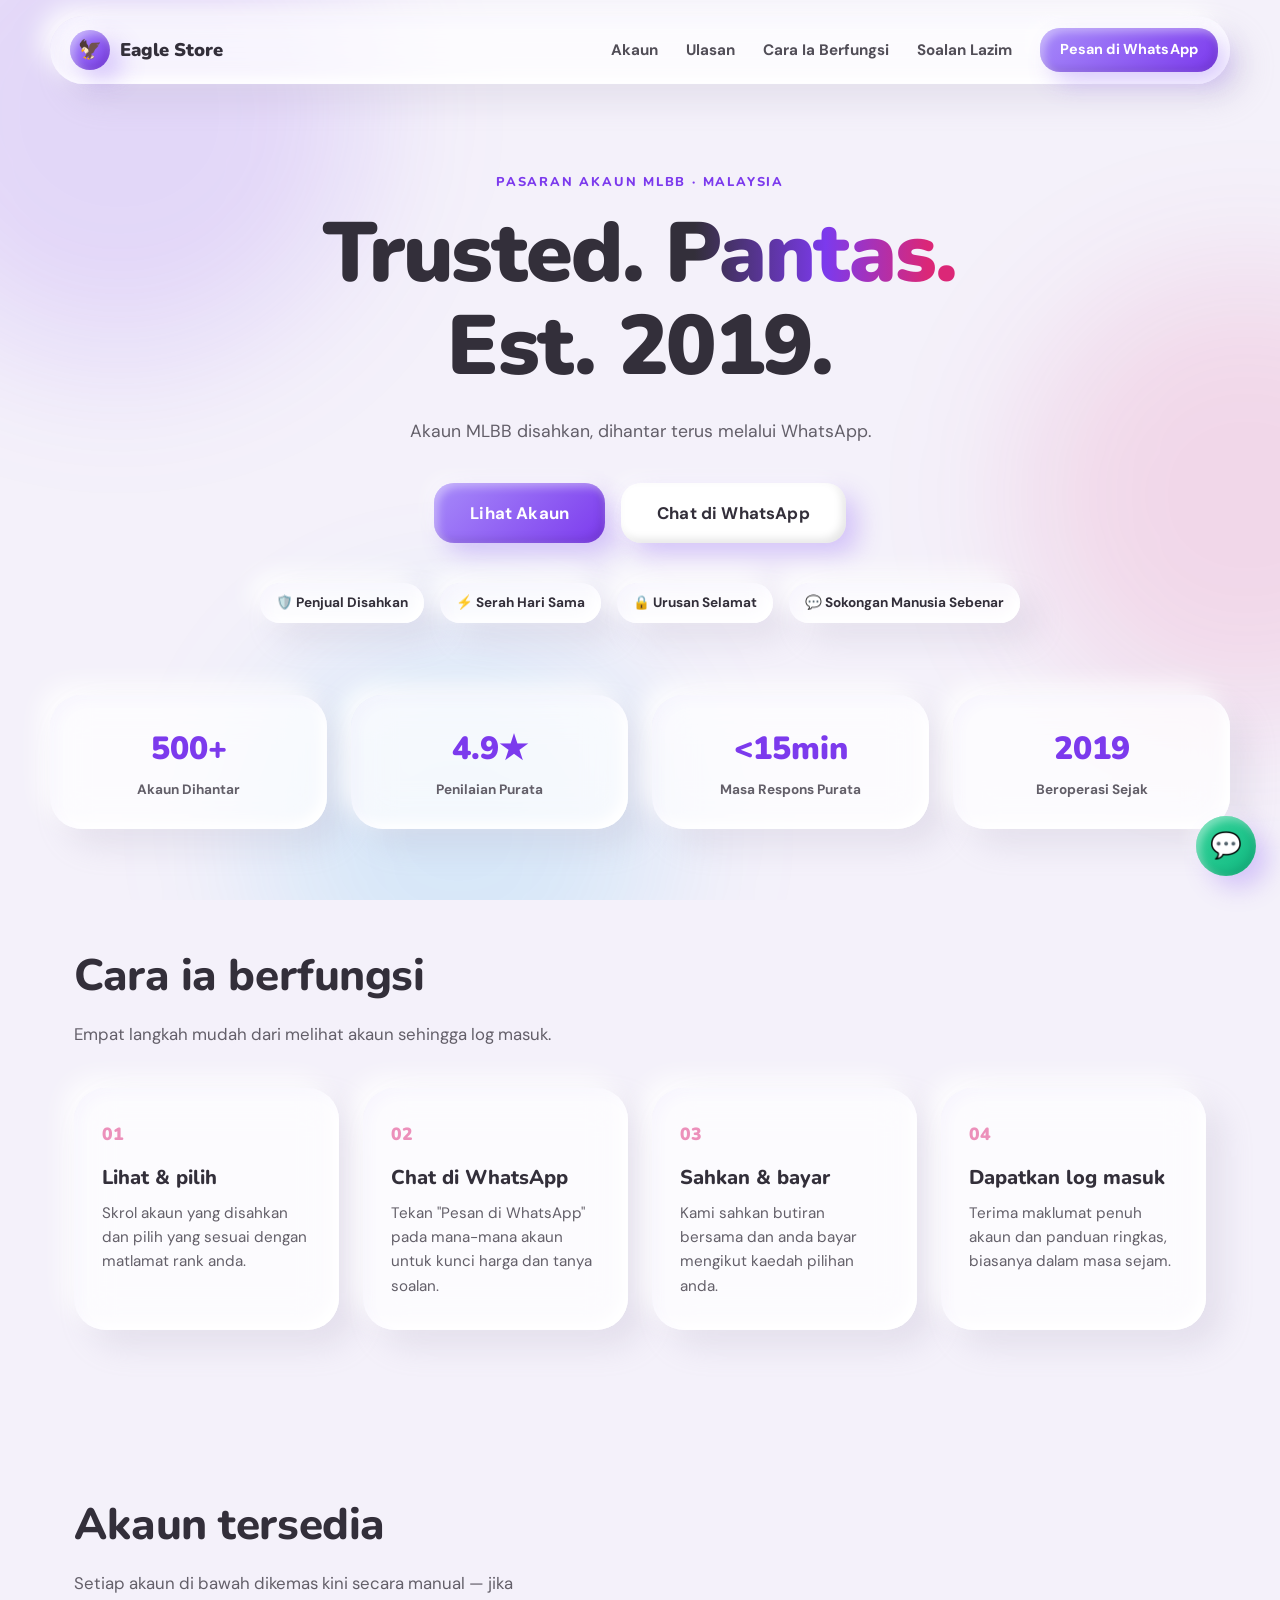
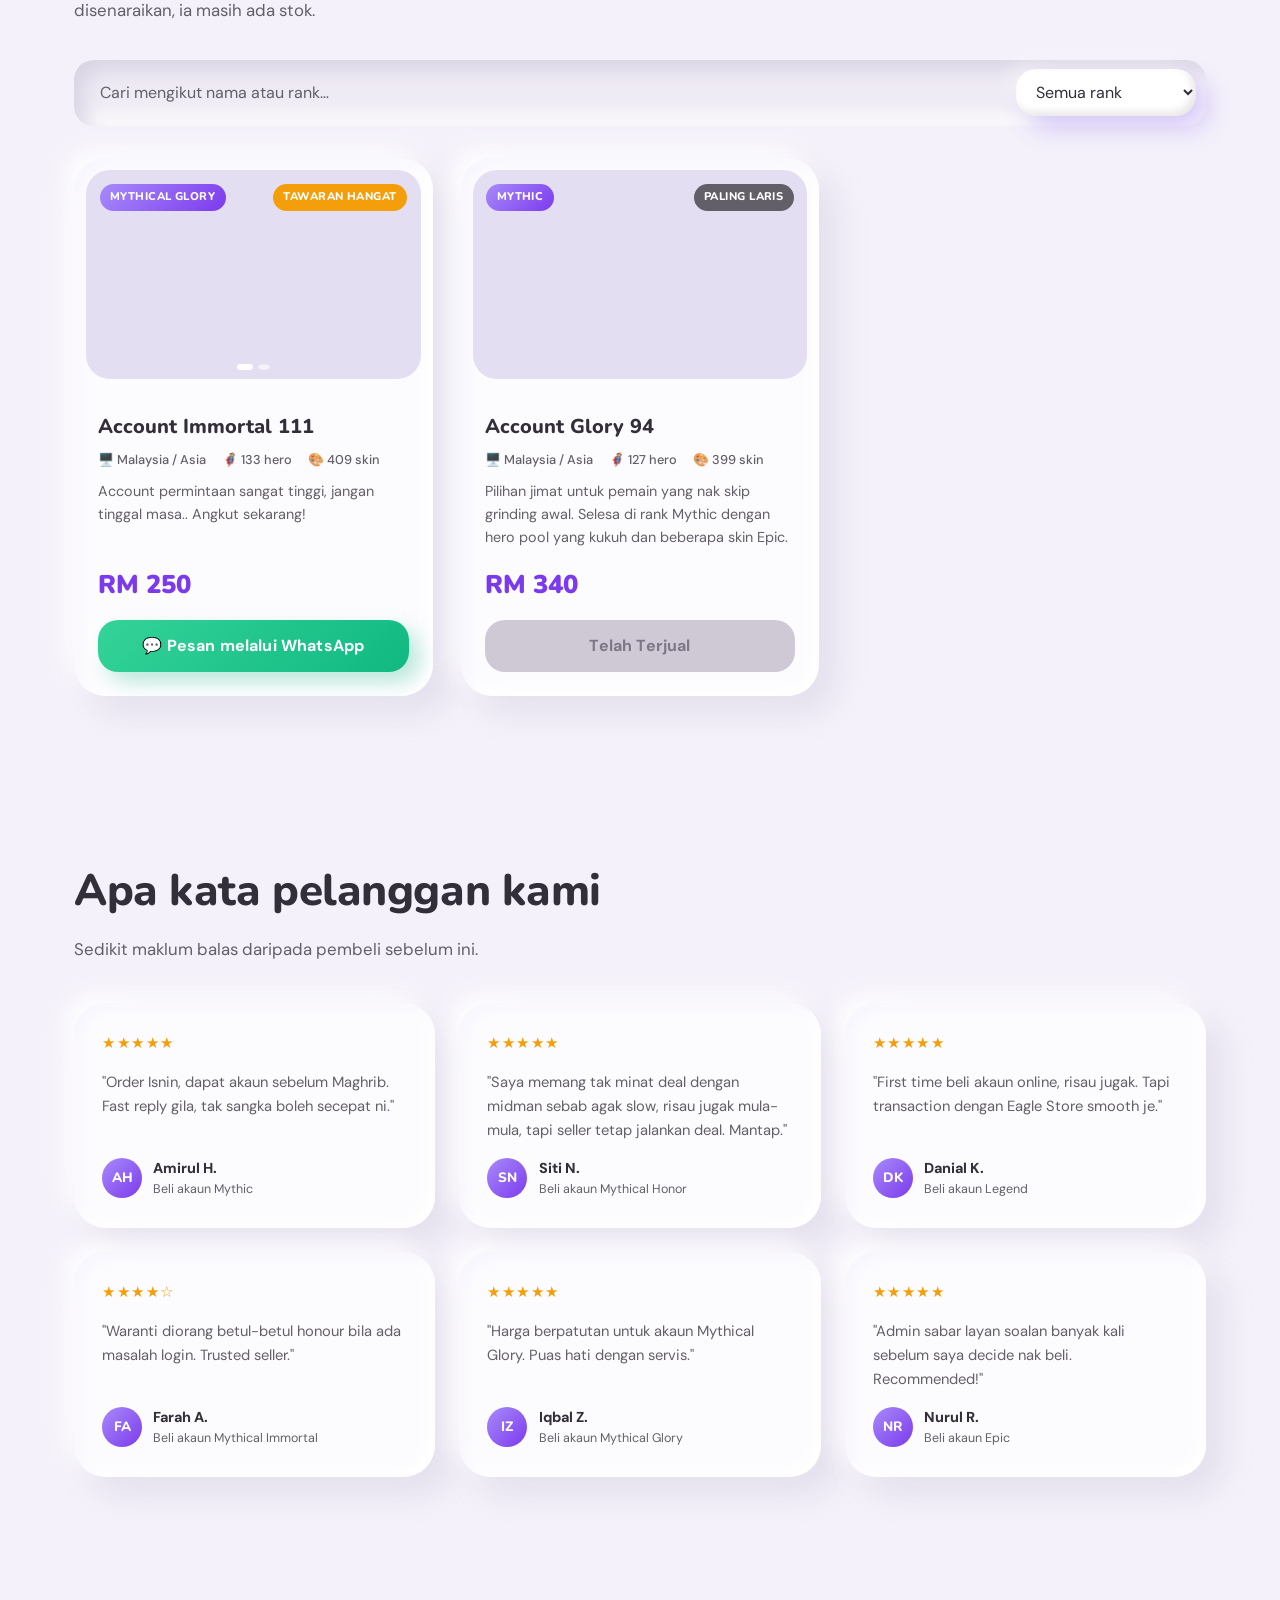
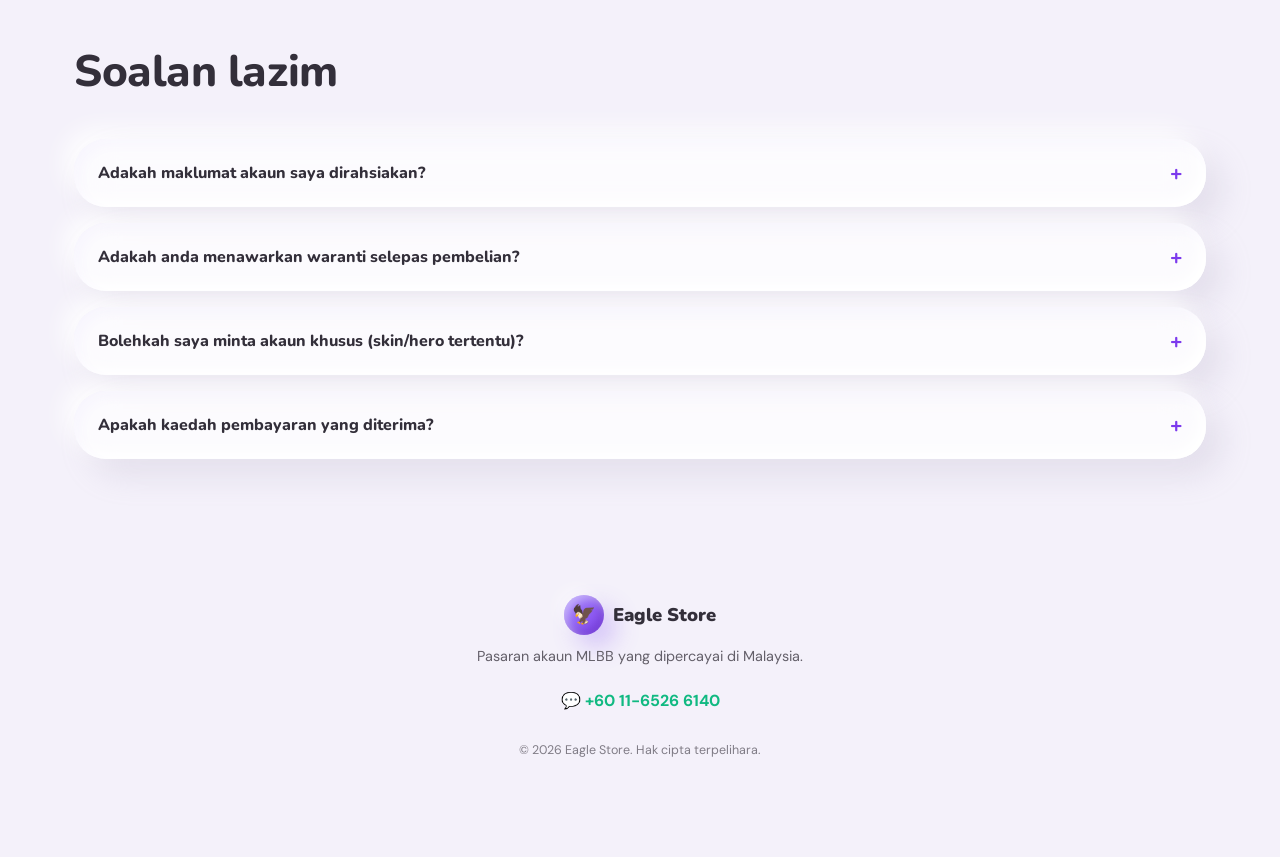
<file: index.html>
<!DOCTYPE html>
<html lang="ms">
<head>
<meta charset="UTF-8">
<meta name="viewport" content="width=device-width, initial-scale=1.0">
<title>Eagle Store — Pasaran Akaun MLBB</title>
<meta name="description" content="Eagle Store — beli akaun Mobile Legends: Bang Bang yang disahkan. Serahan pantas, waranti disertakan, pesan terus melalui WhatsApp.">
<link rel="icon" href="data:image/svg+xml,<svg xmlns=%22http://www.w3.org/2000/svg%22 viewBox=%220 0 100 100%22><text y=%22.9em%22 font-size=%2290%22>🦅</text></svg>">
<link rel="preconnect" href="https://fonts.googleapis.com">
<link rel="preconnect" href="https://fonts.gstatic.com" crossorigin>
<link href="https://fonts.googleapis.com/css2?family=Nunito:wght@700;800;900&family=DM+Sans:wght@400;500;700&display=swap" rel="stylesheet">
<link rel="stylesheet" href="style.css">
</head>
<body>

<a class="skip-link" href="#main">Langkau ke kandungan</a>

<!-- Ambient background blobs -->
<div class="blob-field" aria-hidden="true">
  <div class="blob blob-a"></div>
  <div class="blob blob-b"></div>
  <div class="blob blob-c"></div>
</div>

<!-- ===== NAVBAR ===== -->
<header class="nav-wrap">
  <nav class="nav clay-card" aria-label="Navigasi utama">
    <a href="#top" class="nav-logo">
      <span class="nav-logo-orb">🦅</span>
      <span class="nav-logo-text">Eagle Store</span>
    </a>
    <button class="nav-toggle" id="navToggle" aria-expanded="false" aria-controls="navLinks" aria-label="Togol menu">
      <span></span><span></span><span></span>
    </button>
    <div class="nav-links" id="navLinks">
      <a href="#products">Akaun</a>
      <a href="#reviews">Ulasan</a>
      <a href="#how-it-works">Cara Ia Berfungsi</a>
      <a href="#faq">Soalan Lazim</a>
      <a class="btn btn-primary btn-sm" id="navWhatsapp" href="#" target="_blank" rel="noopener">Pesan di WhatsApp</a>
    </div>
  </nav>
</header>

<main id="main">

  <!-- ===== HERO ===== -->
  <section class="hero" id="top">
    <div class="hero-inner">
      <p class="eyebrow">Pasaran Akaun MLBB · Malaysia</p>
      <h1 class="h1-hero">
        Trusted. <span class="text-gradient">Pantas.</span> Est. 2019.
      </h1>
      <p class="hero-sub">
        Akaun MLBB disahkan, dihantar terus melalui WhatsApp.
      </p>
      <div class="hero-ctas">
        <a href="#products" class="btn btn-primary btn-lg">Lihat Akaun</a>
        <a href="#" id="heroWhatsapp" class="btn btn-secondary btn-lg" target="_blank" rel="noopener">Chat di WhatsApp</a>
      </div>
      <ul class="trust-row" aria-label="Kenapa pilih Eagle Store">
        <li>🛡️ Penjual Disahkan</li>
        <li>⚡ Serah Hari Sama</li>
        <li>🔒 Urusan Selamat</li>
        <li>💬 Sokongan Manusia Sebenar</li>
      </ul>
    </div>
  </section>

  <!-- ===== STATS ===== -->
  <section class="stats-section" aria-label="Statistik kedai">
    <div class="stats-grid">
      <div class="stat-orb clay-card">
        <span class="stat-number">500+</span>
        <span class="stat-label">Akaun Dihantar</span>
      </div>
      <div class="stat-orb clay-card">
        <span class="stat-number">4.9★</span>
        <span class="stat-label">Penilaian Purata</span>
      </div>
      <div class="stat-orb clay-card">
        <span class="stat-number">&lt;15min</span>
        <span class="stat-label">Masa Respons Purata</span>
      </div>
      <div class="stat-orb clay-card">
        <span class="stat-number">2019</span>
        <span class="stat-label">Beroperasi Sejak</span>
      </div>
    </div>
  </section>

  <!-- ===== HOW IT WORKS ===== -->
  <section class="section" id="how-it-works">
    <h2 class="h2-section">Cara ia berfungsi</h2>
    <p class="section-sub">Empat langkah mudah dari melihat akaun sehingga log masuk.</p>
    <ol class="steps-grid">
      <li class="step-card clay-card">
        <span class="step-num">01</span>
        <h3 class="h3-card">Lihat &amp; pilih</h3>
        <p>Skrol akaun yang disahkan dan pilih yang sesuai dengan matlamat rank anda.</p>
      </li>
      <li class="step-card clay-card">
        <span class="step-num">02</span>
        <h3 class="h3-card">Chat di WhatsApp</h3>
        <p>Tekan "Pesan di WhatsApp" pada mana-mana akaun untuk kunci harga dan tanya soalan.</p>
      </li>
      <li class="step-card clay-card">
        <span class="step-num">03</span>
        <h3 class="h3-card">Sahkan &amp; bayar</h3>
        <p>Kami sahkan butiran bersama dan anda bayar mengikut kaedah pilihan anda.</p>
      </li>
      <li class="step-card clay-card">
        <span class="step-num">04</span>
        <h3 class="h3-card">Dapatkan log masuk</h3>
        <p>Terima maklumat penuh akaun dan panduan ringkas, biasanya dalam masa sejam.</p>
      </li>
    </ol>
  </section>

  <!-- ===== PRODUCTS ===== -->
  <section class="section" id="products">
    <h2 class="h2-section">Akaun tersedia</h2>
    <p class="section-sub">Setiap akaun di bawah dikemas kini secara manual — jika disenaraikan, ia masih ada stok.</p>

    <div class="filters clay-pressed">
      <input type="search" id="searchInput" placeholder="Cari mengikut nama atau rank…" aria-label="Cari akaun">
      <select id="rankFilter" aria-label="Tapis mengikut rank">
        <option value="">Semua rank</option>
      </select>
    </div>

    <div id="productGrid" class="product-grid" aria-live="polite">
      <!-- Product cards injected by script.js -->
    </div>

    <p id="emptyState" class="empty-state" hidden>Tiada akaun sepadan dengan carian anda buat masa ini — cuba rank atau kata kunci lain.</p>
  </section>

  <!-- ===== REVIEWS ===== -->
  <!-- Sample reviews — swap these for real customer feedback once you have it -->
  <section class="section" id="reviews">
    <h2 class="h2-section">Apa kata pelanggan kami</h2>
    <p class="section-sub">Sedikit maklum balas daripada pembeli sebelum ini.</p>
    <div class="reviews-grid">

      <div class="review-card clay-card">
        <div class="review-stars">★★★★★</div>
        <p class="review-quote">"Order Isnin, dapat akaun sebelum Maghrib. Fast reply gila, tak sangka boleh secepat ni."</p>
        <div class="review-person">
          <span class="review-avatar">AH</span>
          <div>
            <div class="review-name">Amirul H.</div>
            <div class="review-meta">Beli akaun Mythic</div>
          </div>
        </div>
      </div>

      <div class="review-card clay-card">
        <div class="review-stars">★★★★★</div>
        <p class="review-quote">"Saya memang tak minat deal dengan midman sebab agak slow, risau jugak mula-mula, tapi seller tetap jalankan deal. Mantap."</p>
        <div class="review-person">
          <span class="review-avatar">SN</span>
          <div>
            <div class="review-name">Siti N.</div>
            <div class="review-meta">Beli akaun Mythical Honor</div>
          </div>
        </div>
      </div>

      <div class="review-card clay-card">
        <div class="review-stars">★★★★★</div>
        <p class="review-quote">"First time beli akaun online, risau jugak. Tapi transaction dengan Eagle Store smooth je."</p>
        <div class="review-person">
          <span class="review-avatar">DK</span>
          <div>
            <div class="review-name">Danial K.</div>
            <div class="review-meta">Beli akaun Legend</div>
          </div>
        </div>
      </div>

      <div class="review-card clay-card">
        <div class="review-stars">★★★★☆</div>
        <p class="review-quote">"Waranti diorang betul-betul honour bila ada masalah login. Trusted seller."</p>
        <div class="review-person">
          <span class="review-avatar">FA</span>
          <div>
            <div class="review-name">Farah A.</div>
            <div class="review-meta">Beli akaun Mythical Immortal</div>
          </div>
        </div>
      </div>

      <div class="review-card clay-card">
        <div class="review-stars">★★★★★</div>
        <p class="review-quote">"Harga berpatutan untuk akaun Mythical Glory. Puas hati dengan servis."</p>
        <div class="review-person">
          <span class="review-avatar">IZ</span>
          <div>
            <div class="review-name">Iqbal Z.</div>
            <div class="review-meta">Beli akaun Mythical Glory</div>
          </div>
        </div>
      </div>

      <div class="review-card clay-card">
        <div class="review-stars">★★★★★</div>
        <p class="review-quote">"Admin sabar layan soalan banyak kali sebelum saya decide nak beli. Recommended!"</p>
        <div class="review-person">
          <span class="review-avatar">NR</span>
          <div>
            <div class="review-name">Nurul R.</div>
            <div class="review-meta">Beli akaun Epic</div>
          </div>
        </div>
      </div>

    </div>
  </section>

  <!-- ===== FAQ ===== -->
  <section class="section" id="faq">
    <h2 class="h2-section">Soalan lazim</h2>
    <div class="faq-list">

      <div class="faq-item clay-card">
        <button class="faq-question" aria-expanded="false">
          <span>Adakah maklumat akaun saya dirahsiakan?</span>
          <span class="faq-icon">+</span>
        </button>
        <div class="faq-answer">
          <p>Ya. Butiran akaun hanya dikongsi terus dengan anda melalui WhatsApp selepas urusan disahkan — tidak pernah disiarkan secara terbuka.</p>
        </div>
      </div>

      <div class="faq-item clay-card">
        <button class="faq-question" aria-expanded="false">
          <span>Adakah anda menawarkan waranti selepas pembelian?</span>
          <span class="faq-icon">+</span>
        </button>
        <div class="faq-answer">
          <p>Setiap akaun disertakan tempoh waranti ringkas untuk akses log masuk. Terma penuh disahkan bersama anda semasa checkout di WhatsApp.</p>
        </div>
      </div>

      <div class="faq-item clay-card">
        <button class="faq-question" aria-expanded="false">
          <span>Bolehkah saya minta akaun khusus (skin/hero tertentu)?</span>
          <span class="faq-icon">+</span>
        </button>
        <div class="faq-answer">
          <p>Hubungi kami di WhatsApp dengan apa yang anda cari — rank, hero, atau skin tertentu — dan kami akan semak apa yang tersedia atau boleh dicari.</p>
        </div>
      </div>

      <div class="faq-item clay-card">
        <button class="faq-question" aria-expanded="false">
          <span>Apakah kaedah pembayaran yang diterima?</span>
          <span class="faq-icon">+</span>
        </button>
        <div class="faq-answer">
          <p>Pindahan bank dan e-wallet disokong. Kami akan kongsi butiran sebaik anda sahkan akaun di WhatsApp.</p>
        </div>
      </div>

    </div>
  </section>

</main>

<!-- ===== FOOTER ===== -->
<footer class="footer">
  <div class="footer-inner">
    <div class="footer-brand">
      <span class="nav-logo-orb">🦅</span>
      <span class="nav-logo-text">Eagle Store</span>
    </div>
    <p class="footer-tagline">Pasaran akaun MLBB yang dipercayai di Malaysia.</p>
    <a href="#" id="footerWhatsapp" class="footer-whatsapp" target="_blank" rel="noopener">💬 +60 11-6526 6140</a>
    <p class="footer-copy">© 2026 Eagle Store. Hak cipta terpelihara.</p>
  </div>
</footer>

<!-- Sticky floating WhatsApp button -->
<a href="#" id="floatWhatsapp" class="float-whatsapp" target="_blank" rel="noopener" aria-label="Hubungi Eagle Store melalui WhatsApp">
  💬
</a>

<script src="script.js"></script>
</body>
</html>
</file>
<file: style.css>
/* ============================================================
   EAGLE STORE — High-Fidelity Claymorphism
   ============================================================ */

/* ---------- Design tokens ---------- */
:root{
  /* colors */
  --canvas: #F4F1FA;
  --ink: #332F3A;
  --muted: #635F69;
  --accent: #7C3AED;
  --accent-2: #DB2777;
  --tertiary: #0EA5E9;
  --success: #10B981;
  --warning: #F59E0B;
  --card-bg: rgba(255,255,255,0.72);
  --white: #ffffff;

  /* radii */
  --r-xl: 3.5rem;   /* 56px  large containers   */
  --r-lg: 2rem;     /* 32px  standard cards      */
  --r-md: 1.5rem;   /* 24px  medium elements     */
  --r-sm: 1.25rem;  /* 20px  buttons / inputs    */
  --r-icon: 1rem;   /* 16px  icon containers     */

  /* shadows — 4-layer clay stacks */
  --shadow-card:
    16px 16px 32px rgba(160,150,180,0.20),
    -10px -10px 24px rgba(255,255,255,0.9),
    inset 6px 6px 12px rgba(139,92,246,0.03),
    inset -6px -6px 12px rgba(255,255,255,1);
  --shadow-card-hover:
    22px 22px 40px rgba(160,150,180,0.26),
    -12px -12px 28px rgba(255,255,255,0.95),
    inset 6px 6px 12px rgba(139,92,246,0.03),
    inset -6px -6px 12px rgba(255,255,255,1);
  --shadow-button:
    12px 12px 24px rgba(139,92,246,0.30),
    -8px -8px 16px rgba(255,255,255,0.4),
    inset 4px 4px 8px rgba(255,255,255,0.4),
    inset -4px -4px 8px rgba(0,0,0,0.1);
  --shadow-button-hover:
    16px 16px 30px rgba(139,92,246,0.38),
    -10px -10px 20px rgba(255,255,255,0.5),
    inset 4px 4px 8px rgba(255,255,255,0.45),
    inset -4px -4px 8px rgba(0,0,0,0.12);
  --shadow-pressed:
    inset 10px 10px 20px #d9d4e3,
    inset -10px -10px 20px #ffffff;

  --font-display: "Nunito", sans-serif;
  --font-body: "DM Sans", sans-serif;
}

*, *::before, *::after{ box-sizing: border-box; }

html{ scroll-behavior: smooth; }

body{
  margin: 0;
  background: var(--canvas);
  color: var(--ink);
  font-family: var(--font-body);
  font-size: 1rem;
  line-height: 1.6;
  -webkit-font-smoothing: antialiased;
  overflow-x: hidden;
}

h1,h2,h3,h4{ font-family: var(--font-display); margin: 0; }
p{ margin: 0; color: var(--muted); }
a{ color: inherit; text-decoration: none; }
ul,ol{ margin: 0; padding: 0; list-style: none; }
img{ max-width: 100%; display: block; }
button{ font-family: inherit; border: none; background: none; cursor: pointer; color: inherit; }
input, select{ font-family: inherit; font-size: 1rem; }

.skip-link{
  position: absolute; left: -999px; top: 0; z-index: 999;
  background: var(--accent); color: #fff; padding: 0.75rem 1.25rem; border-radius: var(--r-sm);
}
.skip-link:focus{ left: 1rem; top: 1rem; }

:focus-visible{
  outline: 3px solid var(--accent);
  outline-offset: 3px;
  border-radius: var(--r-icon);
}

/* ---------- Ambient blobs ---------- */
.blob-field{
  position: fixed; inset: 0; overflow: hidden; z-index: -1; pointer-events: none;
}
.blob{
  position: absolute; border-radius: 50%; filter: blur(70px);
}
.blob-a{
  width: 55vh; height: 55vh; background: rgba(124,58,237,0.14);
  top: -15%; left: -10%; animation: clay-float 11s ease-in-out infinite;
}
.blob-b{
  width: 50vh; height: 50vh; background: rgba(219,39,119,0.12);
  top: 30%; right: -15%; animation: clay-float-delayed 13s ease-in-out infinite;
}
.blob-c{
  width: 45vh; height: 45vh; background: rgba(14,165,233,0.12);
  bottom: -15%; left: 20%; animation: clay-float-slow 15s ease-in-out infinite;
}

@keyframes clay-float{
  0%,100%{ transform: translateY(0) rotate(0deg); }
  50%{ transform: translateY(-20px) rotate(2deg); }
}
@keyframes clay-float-delayed{
  0%,100%{ transform: translateY(0) rotate(0deg); }
  50%{ transform: translateY(-15px) rotate(-2deg); }
}
@keyframes clay-float-slow{
  0%,100%{ transform: translateY(0) rotate(0deg); }
  50%{ transform: translateY(-30px) rotate(5deg); }
}
@keyframes clay-breathe{
  0%,100%{ transform: scale(1); }
  50%{ transform: scale(1.02); }
}

/* ---------- Reusable clay surfaces ---------- */
.clay-card{
  background: var(--card-bg);
  backdrop-filter: blur(20px);
  -webkit-backdrop-filter: blur(20px);
  border-radius: var(--r-lg);
  box-shadow: var(--shadow-card);
  transition: transform 0.5s ease, box-shadow 0.5s ease;
}
.clay-pressed{
  background: #EFEBF5;
  border-radius: var(--r-sm);
  box-shadow: var(--shadow-pressed);
}

/* ---------- Typography scale ---------- */
.eyebrow{
  font-family: var(--font-display);
  font-weight: 800;
  text-transform: uppercase;
  letter-spacing: 0.14em;
  font-size: 0.8rem;
  color: var(--accent);
  margin-bottom: 1rem;
}
.h1-hero{
  font-weight: 900;
  font-size: 2.75rem;
  line-height: 1.1;
  letter-spacing: -0.02em;
}
@media(min-width:640px){ .h1-hero{ font-size: 3.5rem; } }
@media(min-width:768px){ .h1-hero{ font-size: 4.25rem; } }
@media(min-width:1024px){ .h1-hero{ font-size: 5.25rem; } }

.text-gradient{
  background: linear-gradient(90deg, var(--ink) 10%, var(--accent) 55%, var(--accent-2) 90%);
  -webkit-background-clip: text;
  background-clip: text;
  color: transparent;
}

.h2-section{
  font-weight: 800;
  font-size: 1.875rem;
  letter-spacing: -0.01em;
}
@media(min-width:640px){ .h2-section{ font-size: 2.25rem; } }
@media(min-width:768px){ .h2-section{ font-size: 2.75rem; } }

.h3-card{
  font-weight: 800;
  font-size: 1.25rem;
  margin: 0.9rem 0 0.4rem;
}

.section-sub{
  color: var(--muted);
  font-size: 1.05rem;
  max-width: 42ch;
  margin-top: 0.6rem;
}

/* ---------- Layout helpers ---------- */
.section{
  max-width: 1180px;
  margin: 0 auto;
  padding: 5rem 1.5rem;
}

/* ---------- Buttons ---------- */
.btn{
  display: inline-flex;
  align-items: center;
  justify-content: center;
  gap: 0.5rem;
  font-family: var(--font-body);
  font-weight: 700;
  letter-spacing: 0.01em;
  border-radius: var(--r-sm);
  height: 3.25rem;
  padding: 0 1.75rem;
  transition: transform 0.2s ease, box-shadow 0.2s ease, background 0.2s ease;
  white-space: nowrap;
}
.btn-lg{ height: 3.75rem; padding: 0 2.25rem; font-size: 1.05rem; }
.btn-sm{ height: 2.75rem; padding: 0 1.25rem; font-size: 0.9rem; }

.btn-primary{
  background: linear-gradient(135deg, #A78BFA, var(--accent));
  color: #fff;
  box-shadow: var(--shadow-button);
}
.btn-primary:hover{
  transform: translateY(-4px);
  box-shadow: var(--shadow-button-hover);
}
.btn-primary:active{
  transform: scale(0.94);
  box-shadow: var(--shadow-pressed);
}

.btn-secondary{
  background: #fff;
  color: var(--ink);
  box-shadow: var(--shadow-button);
}
.btn-secondary:hover{ transform: translateY(-4px); box-shadow: var(--shadow-button-hover); }
.btn-secondary:active{ transform: scale(0.94); box-shadow: var(--shadow-pressed); }

.btn-whatsapp{
  background: linear-gradient(135deg, #34D399, var(--success));
  color: #fff;
  box-shadow: 10px 10px 20px rgba(16,185,129,0.28), -6px -6px 14px rgba(255,255,255,0.4);
  width: 100%;
}
.btn-whatsapp:hover{ transform: translateY(-3px); }
.btn-whatsapp:active{ transform: scale(0.94); }
.btn-whatsapp[aria-disabled="true"]{
  background: #cfc9d6;
  box-shadow: none;
  color: #7d7686;
  cursor: not-allowed;
  pointer-events: none;
}

/* ---------- Navbar ---------- */
.nav-wrap{
  position: sticky; top: 0; z-index: 50;
  padding: 1rem 1.25rem 0;
}
.nav{
  max-width: 1180px;
  margin: 0 auto;
  display: flex;
  align-items: center;
  justify-content: space-between;
  height: 4.25rem;
  padding: 0 0.75rem 0 1.25rem;
  border-radius: var(--r-xl);
}
.nav-logo{
  display: flex;
  align-items: center;
  gap: 0.6rem;
}
.nav-logo-orb{
  display: inline-flex; align-items: center; justify-content: center;
  width: 2.5rem; height: 2.5rem; border-radius: 50%;
  background: linear-gradient(135deg, #A78BFA, var(--accent));
  font-size: 1.2rem;
  box-shadow: var(--shadow-button);
}
.nav-logo-text{ font-family: var(--font-display); font-weight: 900; font-size: 1.15rem; }

.nav-links{ display: flex; align-items: center; gap: 1.75rem; }
.nav-links a:not(.btn){ font-weight: 700; font-size: 0.95rem; color: var(--ink); opacity: 0.85; }
.nav-links a:not(.btn):hover{ opacity: 1; color: var(--accent); }

.nav-toggle{
  display: none;
  flex-direction: column;
  gap: 5px;
  width: 2.75rem; height: 2.75rem;
  align-items: center; justify-content: center;
  border-radius: 50%;
}
.nav-toggle span{ width: 20px; height: 2px; background: var(--ink); border-radius: 2px; }

/* ---------- Hero ---------- */
.hero{ padding: 5.5rem 1.5rem 3.5rem; }
.hero-inner{ max-width: 780px; margin: 0 auto; text-align: center; }
.hero-sub{
  margin: 1.5rem auto 0;
  max-width: 56ch;
  font-size: 1.1rem;
  line-height: 1.7;
}
.hero-ctas{
  display: flex; flex-wrap: wrap; gap: 1rem; justify-content: center;
  margin-top: 2.25rem;
}
.trust-row{
  display: flex; flex-wrap: wrap; justify-content: center; gap: 0.6rem 1rem;
  margin-top: 2.5rem;
}
.trust-row li{
  background: var(--card-bg);
  backdrop-filter: blur(12px);
  padding: 0.55rem 1rem;
  border-radius: 999px;
  font-size: 0.85rem;
  font-weight: 700;
  box-shadow: var(--shadow-card);
}

/* ---------- Stats ---------- */
.stats-section{ padding: 1rem 1.5rem 2rem; }
.stats-grid{
  max-width: 1180px; margin: 0 auto;
  display: grid; grid-template-columns: repeat(2, 1fr); gap: 1.25rem;
}
@media(min-width:768px){ .stats-grid{ grid-template-columns: repeat(4, 1fr); gap: 1.5rem; } }
.stat-orb{
  padding: 1.75rem 1rem;
  text-align: center;
  animation: clay-breathe 6s ease-in-out infinite;
}
.stat-number{
  display: block; font-family: var(--font-display); font-weight: 900;
  font-size: 2rem; color: var(--accent);
}
.stat-label{ display: block; margin-top: 0.35rem; font-size: 0.85rem; font-weight: 700; color: var(--muted); }

/* ---------- Steps ---------- */
.steps-grid{
  margin-top: 2.5rem;
  display: grid; grid-template-columns: 1fr; gap: 1.5rem;
}
@media(min-width:640px){ .steps-grid{ grid-template-columns: repeat(2, 1fr); } }
@media(min-width:1024px){ .steps-grid{ grid-template-columns: repeat(4, 1fr); } }
.step-card{ padding: 2rem 1.75rem; }
.step-card:hover{ transform: translateY(-8px); box-shadow: var(--shadow-card-hover); }
.step-num{
  font-family: var(--font-display); font-weight: 900; font-size: 1.1rem;
  color: var(--accent-2); opacity: 0.5;
}
.step-card p{ font-size: 0.95rem; }

/* ---------- Filters ---------- */
.filters{
  margin-top: 2.25rem;
  display: flex; flex-wrap: wrap; gap: 0.75rem;
  padding: 0.6rem;
}
.filters input, .filters select{
  border: 0; background: transparent; color: var(--ink);
  padding: 0.75rem 1rem; border-radius: var(--r-sm);
}
.filters input{ flex: 1 1 220px; }
.filters input::placeholder{ color: var(--muted); }
.filters select{ flex: 0 1 180px; background: #fff; box-shadow: var(--shadow-button); }
.filters input:focus, .filters select:focus{ background: #fff; }

/* ---------- Product grid ---------- */
.product-grid{
  margin-top: 2rem;
  display: grid; grid-template-columns: 1fr; gap: 1.75rem;
}
@media(min-width:640px){ .product-grid{ grid-template-columns: repeat(2, 1fr); } }
@media(min-width:1024px){ .product-grid{ grid-template-columns: repeat(3, 1fr); } }

.empty-state{ margin-top: 2rem; text-align: center; font-weight: 700; }

.product-card{
  display: flex; flex-direction: column;
  overflow: hidden;
}
.product-card:hover{ transform: translateY(-8px); box-shadow: var(--shadow-card-hover); }

/* Carousel */
.carousel{
  position: relative;
  aspect-ratio: 16 / 10;
  border-radius: var(--r-md);
  margin: 0.75rem 0.75rem 0;
  overflow: hidden;
  background: #E4DEF2;
}
.carousel-track{
  display: flex; height: 100%;
  transition: transform 0.4s ease;
}
.carousel-track img{
  width: 100%; height: 100%; object-fit: cover; flex-shrink: 0;
  cursor: pointer;
}
.carousel-arrow{
  position: absolute; top: 50%; transform: translateY(-50%);
  width: 2.25rem; height: 2.25rem; border-radius: 50%;
  background: rgba(255,255,255,0.85);
  display: flex; align-items: center; justify-content: center;
  font-weight: 900; color: var(--ink);
  box-shadow: var(--shadow-button);
  opacity: 0; transition: opacity 0.2s ease;
}
.carousel:hover .carousel-arrow{ opacity: 1; }
.carousel-arrow.prev{ left: 0.6rem; }
.carousel-arrow.next{ right: 0.6rem; }
.carousel-dots{
  position: absolute; bottom: 0.6rem; left: 0; right: 0;
  display: flex; justify-content: center; gap: 0.35rem;
}
.carousel-dots button{
  width: 6px; height: 6px; border-radius: 50%;
  background: rgba(255,255,255,0.6);
}
.carousel-dots button.active{ background: #fff; width: 16px; border-radius: 3px; }

.product-badges{
  position: absolute; top: 0.85rem; left: 0.85rem; right: 0.85rem;
  display: flex; justify-content: space-between; pointer-events: none;
  z-index: 2;
}
.badge{
  font-family: var(--font-display); font-weight: 800; font-size: 0.7rem;
  text-transform: uppercase; letter-spacing: 0.04em;
  padding: 0.3rem 0.65rem; border-radius: 999px;
  background: rgba(255,255,255,0.9); color: var(--ink);
}
.badge-rank{ background: linear-gradient(135deg, #A78BFA, var(--accent)); color: #fff; }
.badge-status{ background: var(--warning); color: #fff; }
.badge-status.sold{ background: var(--muted); }

.product-body{ padding: 1.1rem 1.5rem 1.5rem; display: flex; flex-direction: column; flex: 1; }
.product-specs{
  display: flex; flex-wrap: wrap; gap: 0.5rem 1rem;
  font-size: 0.8rem; color: var(--muted); font-weight: 500;
  margin-bottom: 0.6rem;
}
.product-desc{ font-size: 0.9rem; line-height: 1.6; flex: 1; margin-bottom: 1rem; }
.product-price{
  font-family: var(--font-display); font-weight: 900; font-size: 1.6rem;
  color: var(--accent); margin-bottom: 0.9rem;
}

/* ---------- FAQ ---------- */
.faq-list{ margin-top: 2rem; display: flex; flex-direction: column; gap: 1rem; }
.faq-item{ overflow: hidden; }
.faq-question{
  width: 100%; display: flex; align-items: center; justify-content: space-between;
  padding: 1.25rem 1.5rem; font-family: var(--font-display); font-weight: 800; font-size: 1rem; text-align: left;
}
.faq-icon{
  font-size: 1.3rem; color: var(--accent); transition: transform 0.3s ease;
  flex-shrink: 0; margin-left: 1rem;
}
.faq-item.open .faq-icon{ transform: rotate(45deg); }
.faq-answer{
  max-height: 0; overflow: hidden; transition: max-height 0.35s ease, padding 0.35s ease;
  padding: 0 1.5rem;
}
.faq-item.open .faq-answer{ max-height: 220px; padding: 0 1.5rem 1.5rem; }
.faq-answer p{ font-size: 0.92rem; line-height: 1.65; }

/* ---------- Footer ---------- */
.footer{ padding: 3.5rem 1.5rem 6rem; text-align: center; }
.footer-inner{ max-width: 480px; margin: 0 auto; }
.footer-brand{ display: flex; align-items: center; justify-content: center; gap: 0.6rem; }
.footer-tagline{ margin-top: 0.6rem; font-size: 0.9rem; }
.footer-whatsapp{
  display: inline-block; margin-top: 1.25rem; font-weight: 700; color: var(--success);
}
.footer-copy{ margin-top: 1.75rem; font-size: 0.78rem; color: var(--muted); opacity: 0.8; }

/* ---------- Floating WhatsApp ---------- */
.float-whatsapp{
  position: fixed; bottom: 1.5rem; right: 1.5rem; z-index: 40;
  width: 3.75rem; height: 3.75rem; border-radius: 50%;
  background: linear-gradient(135deg, #34D399, var(--success));
  display: flex; align-items: center; justify-content: center;
  font-size: 1.6rem;
  box-shadow: var(--shadow-button);
  transition: transform 0.2s ease, box-shadow 0.2s ease;
}
.float-whatsapp:hover{ transform: translateY(-4px) scale(1.06); box-shadow: var(--shadow-button-hover); }

/* ---------- Reviews ---------- */
.reviews-grid{
  margin-top: 2.5rem;
  display: grid; grid-template-columns: 1fr; gap: 1.5rem;
}
@media(min-width:640px){ .reviews-grid{ grid-template-columns: repeat(2, 1fr); } }
@media(min-width:1024px){ .reviews-grid{ grid-template-columns: repeat(3, 1fr); } }
.review-card{ padding: 1.75rem; display: flex; flex-direction: column; gap: 0.9rem; }
.review-card:hover{ transform: translateY(-6px); box-shadow: var(--shadow-card-hover); }
.review-stars{ color: var(--warning); font-size: 0.95rem; letter-spacing: 0.1em; }
.review-quote{ font-size: 0.92rem; line-height: 1.65; }
.review-person{ display: flex; align-items: center; gap: 0.7rem; margin-top: auto; }
.review-avatar{
  width: 2.5rem; height: 2.5rem; border-radius: 50%;
  display: flex; align-items: center; justify-content: center;
  background: linear-gradient(135deg, #A78BFA, var(--accent));
  color: #fff; font-family: var(--font-display); font-weight: 800; font-size: 0.85rem;
  flex-shrink: 0;
}
.review-name{ font-weight: 800; font-size: 0.9rem; }
.review-meta{ font-size: 0.78rem; color: var(--muted); }

/* ---------- Responsive nav ---------- */
@media(max-width: 860px){
  .nav-toggle{ display: flex; }
  .nav-links{
    position: absolute; top: calc(100% + 0.75rem); left: 0; right: 0;
    background: var(--card-bg); backdrop-filter: blur(20px);
    border-radius: var(--r-lg); box-shadow: var(--shadow-card);
    flex-direction: column; align-items: stretch; gap: 0.25rem;
    padding: 1rem;
    opacity: 0; visibility: hidden; transform: translateY(-8px);
    transition: all 0.25s ease;
  }
  .nav-links.open{ opacity: 1; visibility: visible; transform: translateY(0); }
  .nav-links a:not(.btn){ padding: 0.75rem 0.5rem; }
  .nav-links .btn{ margin-top: 0.5rem; }
}

/* ---------- Reduced motion ---------- */
@media (prefers-reduced-motion: reduce){
  *{ animation-duration: 0.001ms !important; animation-iteration-count: 1 !important; transition-duration: 0.001ms !important; }
  html{ scroll-behavior: auto; }
}
</file>
